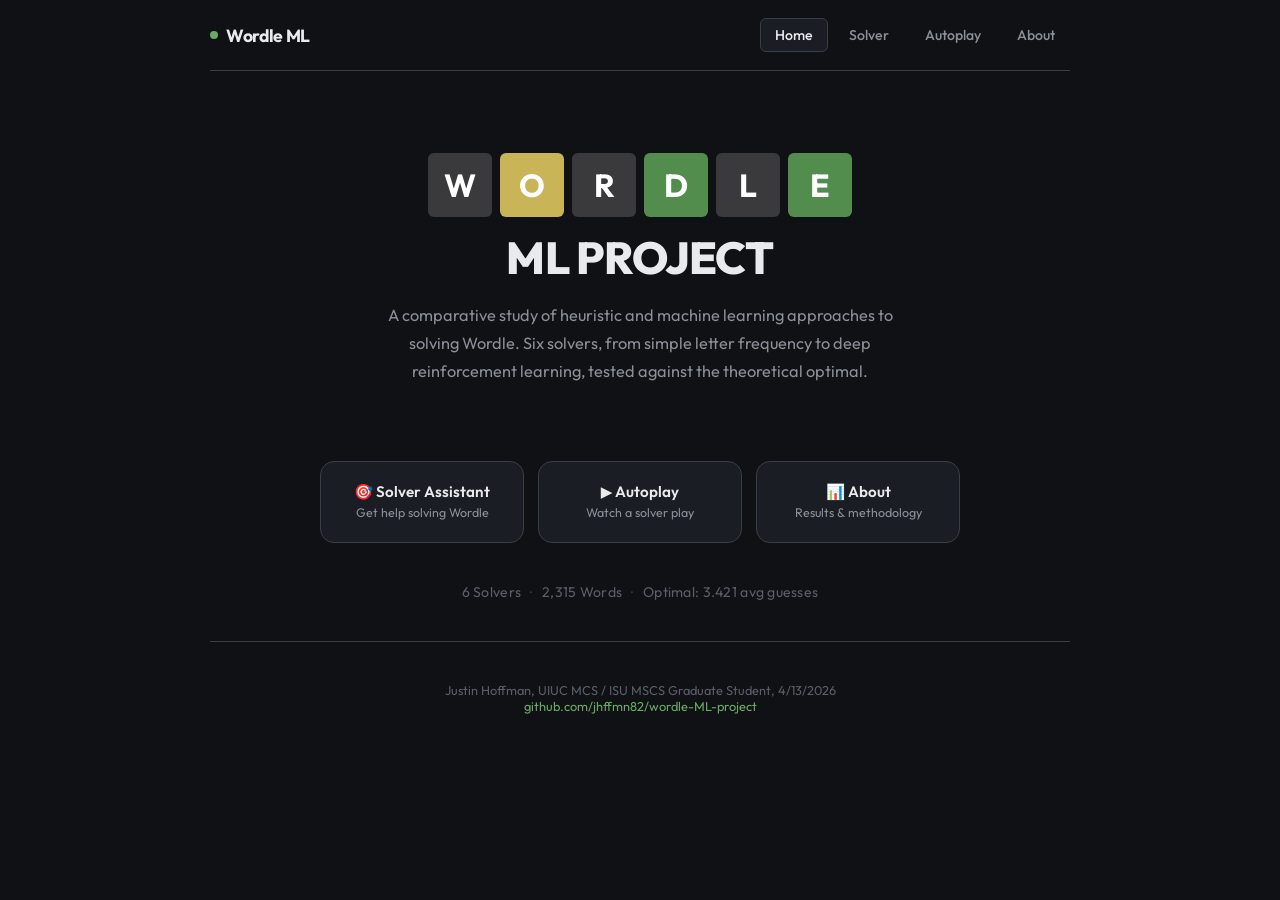
<file: web/templates/index.html>
<!DOCTYPE html>
<html lang="en">
<head>
<meta charset="UTF-8">
<meta name="viewport" content="width=device-width, initial-scale=1.0">
<title>Wordle ML — Heuristic vs. Machine Learning Solvers</title>
<link rel="preconnect" href="https://fonts.googleapis.com">
<link href="https://fonts.googleapis.com/css2?family=DM+Mono:wght@400;500&family=Outfit:wght@300;400;500;600;700&display=swap" rel="stylesheet">
<style>
/* ================================================================
   DESIGN TOKENS
   ================================================================ */
:root {
  --bg:         #0f1114;
  --bg-card:    #1a1d23;
  --bg-tile:    #2a2d35;
  --bg-hover:   #32363f;
  --border:     #3a3e48;
  --text:       #e8eaed;
  --text-dim:   #8b8f98;
  --text-muted: #5a5e68;
  --accent:     #6aaa64;
  --yellow:     #c9b458;
  --gray-tile:  #3a3a3c;
  --green:      #538d4e;
  --green-glow: rgba(106, 170, 100, 0.15);
  --yellow-glow:rgba(201, 180, 88, 0.12);
  --font-body:  'Outfit', system-ui, sans-serif;
  --font-mono:  'DM Mono', 'Menlo', monospace;
  --radius:     8px;
  --radius-lg:  14px;
  --shadow:     0 4px 24px rgba(0,0,0,0.3);
}

/* ================================================================
   RESET + BASE
   ================================================================ */
*, *::before, *::after { box-sizing: border-box; margin: 0; padding: 0; }

body {
  font-family: var(--font-body);
  background: var(--bg);
  color: var(--text);
  min-height: 100vh;
  -webkit-font-smoothing: antialiased;
}

a { color: var(--accent); text-decoration: none; }
a:hover { text-decoration: underline; }

/* ================================================================
   LAYOUT
   ================================================================ */
.app-shell { max-width: 900px; margin: 0 auto; padding: 0 20px; }

/* NAV */
.top-nav {
  display: flex;
  align-items: center;
  justify-content: space-between;
  padding: 18px 0;
  border-bottom: 1px solid var(--border);
  margin-bottom: 32px;
}
.top-nav .logo {
  font-weight: 700;
  font-size: 1.1rem;
  letter-spacing: -0.02em;
  cursor: pointer;
  display: flex;
  align-items: center;
  gap: 8px;
}
.top-nav .logo .dot {
  width: 8px; height: 8px;
  background: var(--accent);
  border-radius: 50%;
  display: inline-block;
}
.nav-links { display: flex; gap: 6px; }
.nav-links button {
  background: transparent;
  border: 1px solid transparent;
  color: var(--text-dim);
  font-family: var(--font-body);
  font-size: 0.88rem;
  font-weight: 500;
  padding: 7px 14px;
  border-radius: 6px;
  cursor: pointer;
  transition: all 0.2s;
}
.nav-links button:hover { color: var(--text); background: var(--bg-card); }
.nav-links button.active {
  color: var(--text);
  background: var(--bg-card);
  border-color: var(--border);
}

/* PAGES */
.page { display: none; animation: fadeIn 0.3s ease; }
.page.active { display: block; }
@keyframes fadeIn { from { opacity: 0; transform: translateY(8px); } to { opacity: 1; transform: translateY(0); } }

/* ================================================================
   HOME PAGE
   ================================================================ */
.hero {
  text-align: center;
  padding: 50px 0 32px;
}

/* Wordle tile header */
.hero-tiles {
  display: flex;
  justify-content: center;
  gap: 8px;
  margin-bottom: 16px;
}
.hero-tile {
  width: 64px;
  height: 64px;
  display: flex;
  align-items: center;
  justify-content: center;
  font-family: var(--font-body);
  font-size: 2rem;
  font-weight: 700;
  color: #fff;
  border-radius: 6px;
  text-transform: uppercase;
}
.hero-tile.ht-gray   { background: var(--gray-tile); }
.hero-tile.ht-yellow { background: var(--yellow); }
.hero-tile.ht-green  { background: var(--green); }

.hero h1 {
  font-size: 2.8rem;
  font-weight: 800;
  letter-spacing: -0.02em;
  line-height: 1.1;
  margin-bottom: 20px;
  text-transform: uppercase;
}
.hero .subtitle {
  font-size: 1.02rem;
  color: var(--text-dim);
  max-width: 540px;
  margin: 0 auto;
  line-height: 1.7;
}

.home-cards {
  display: grid;
  grid-template-columns: repeat(3, 1fr);
  gap: 14px;
  margin-top: 44px;
  max-width: 640px;
  margin-left: auto;
  margin-right: auto;
}
.home-card {
  background: var(--bg-card);
  border: 1px solid var(--border);
  border-radius: var(--radius-lg);
  padding: 20px 16px;
  cursor: pointer;
  transition: all 0.25s;
  text-align: center;
}
.home-card:hover {
  border-color: var(--accent);
  box-shadow: 0 0 0 1px var(--accent), var(--shadow);
  transform: translateY(-2px);
}
.home-card h3 {
  font-size: 0.95rem;
  font-weight: 600;
  margin-bottom: 3px;
  display: flex;
  align-items: center;
  justify-content: center;
  gap: 6px;
}
.home-card p {
  font-size: 0.78rem;
  color: var(--text-dim);
  line-height: 1.4;
}

.hero-stats {
  margin-top: 40px;
  font-size: 0.88rem;
  color: var(--text-muted);
  letter-spacing: 0.02em;
}
.hero-stats span {
  margin: 0 6px;
  color: var(--border);
}

/* ================================================================
   WORDLE GRID (shared between Solver + Autoplay)
   ================================================================ */
.grid-container {
  display: flex;
  flex-direction: column;
  align-items: center;
  gap: 6px;
  margin: 24px 0;
}
.grid-row {
  display: flex;
  gap: 6px;
}
.grid-tile {
  width: 58px;
  height: 58px;
  display: flex;
  align-items: center;
  justify-content: center;
  font-family: var(--font-body);
  font-size: 1.6rem;
  font-weight: 700;
  text-transform: uppercase;
  border-radius: 4px;
  border: 2px solid var(--border);
  background: transparent;
  color: var(--text);
  transition: transform 0.15s, background 0.2s, border-color 0.2s;
  user-select: none;
}
.grid-tile.filled {
  border-color: var(--text-muted);
}
.grid-tile.clickable {
  cursor: pointer;
}
.grid-tile.clickable:hover {
  transform: scale(1.06);
}

/* Feedback colors */
.grid-tile.green  { background: var(--green);     border-color: var(--green);     }
.grid-tile.yellow { background: var(--yellow);     border-color: var(--yellow);    }
.grid-tile.gray   { background: var(--gray-tile);  border-color: var(--gray-tile); }

/* Reveal animation */
.grid-tile.reveal {
  animation: tileReveal 0.4s ease forwards;
}
@keyframes tileReveal {
  0%   { transform: scaleY(1); }
  50%  { transform: scaleY(0); }
  100% { transform: scaleY(1); }
}

/* Pop animation for typing */
.grid-tile.pop {
  animation: tilePop 0.1s ease;
}
@keyframes tilePop {
  50% { transform: scale(1.12); }
}

/* ================================================================
   SOLVER ASSISTANT PAGE
   ================================================================ */
.solver-page { max-width: 660px; margin: 0 auto; }

.solver-controls {
  display: flex;
  flex-wrap: wrap;
  gap: 10px;
  align-items: center;
  justify-content: center;
  margin-bottom: 20px;
}

.solver-select, .word-input {
  font-family: var(--font-body);
  font-size: 0.9rem;
  padding: 10px 14px;
  background: var(--bg-card);
  border: 1px solid var(--border);
  border-radius: var(--radius);
  color: var(--text);
  outline: none;
}
.solver-select:focus, .word-input:focus {
  border-color: var(--accent);
}
.word-input {
  width: 130px;
  text-transform: uppercase;
  font-family: var(--font-mono);
  font-weight: 500;
  letter-spacing: 0.15em;
}

.btn {
  font-family: var(--font-body);
  font-size: 0.88rem;
  font-weight: 600;
  padding: 10px 20px;
  border: none;
  border-radius: var(--radius);
  cursor: pointer;
  transition: all 0.2s;
}
.btn-primary {
  background: var(--accent);
  color: #fff;
}
.btn-primary:hover { background: #7aba75; }
.btn-primary:disabled {
  opacity: 0.4;
  cursor: not-allowed;
}
.btn-secondary {
  background: var(--bg-card);
  color: var(--text-dim);
  border: 1px solid var(--border);
}
.btn-secondary:hover {
  color: var(--text);
  border-color: var(--text-muted);
}

.solver-hint {
  text-align: center;
  margin-top: 16px;
  padding: 14px 20px;
  background: var(--bg-card);
  border: 1px solid var(--border);
  border-radius: var(--radius);
  font-size: 0.92rem;
}
.solver-hint .label {
  color: var(--text-muted);
  font-size: 0.78rem;
  text-transform: uppercase;
  letter-spacing: 0.08em;
  margin-bottom: 4px;
}
.solver-hint .guess-word {
  font-family: var(--font-mono);
  font-size: 1.4rem;
  font-weight: 500;
  color: var(--accent);
  letter-spacing: 0.2em;
}

.instructions {
  text-align: center;
  color: var(--text-muted);
  font-size: 0.82rem;
  line-height: 1.6;
  margin-top: 20px;
}

.error-msg {
  text-align: center;
  color: #e55;
  font-size: 0.88rem;
  margin-top: 10px;
}

/* ================================================================
   AUTOPLAY PAGE
   ================================================================ */
.autoplay-page { max-width: 660px; margin: 0 auto; }

.autoplay-controls {
  display: flex;
  flex-wrap: wrap;
  gap: 10px;
  align-items: center;
  justify-content: center;
  margin-bottom: 8px;
}

.autoplay-result {
  text-align: center;
  margin-top: 16px;
  font-size: 0.95rem;
}
.autoplay-result .win { color: var(--accent); font-weight: 600; }
.autoplay-result .lose { color: #e55; font-weight: 600; }
.autoplay-result .stats {
  font-family: var(--font-mono);
  color: var(--text-dim);
  font-size: 0.82rem;
  margin-top: 4px;
}

/* ================================================================
   ABOUT PAGE
   ================================================================ */
.about-page { max-width: 780px; margin: 0 auto; padding-bottom: 60px; }

.about-page h2 {
  font-size: 1.5rem;
  font-weight: 700;
  margin: 32px 0 12px;
  letter-spacing: -0.02em;
}
.about-page h2:first-child { margin-top: 0; }

.about-page p {
  color: var(--text-dim);
  line-height: 1.7;
  margin-bottom: 14px;
  font-size: 0.95rem;
}

/* Performance table */
.perf-table {
  width: 100%;
  border-collapse: collapse;
  margin: 20px 0 32px;
  font-size: 0.88rem;
}
.perf-table th {
  text-align: left;
  padding: 10px 14px;
  border-bottom: 2px solid var(--border);
  color: var(--text-muted);
  font-weight: 500;
  font-size: 0.78rem;
  text-transform: uppercase;
  letter-spacing: 0.06em;
}
.perf-table td {
  padding: 10px 14px;
  border-bottom: 1px solid var(--border);
  color: var(--text);
}
.perf-table tr:hover td {
  background: var(--bg-card);
}
.perf-table .num {
  font-family: var(--font-mono);
  font-size: 0.85rem;
}
.perf-table .best {
  color: var(--accent);
  font-weight: 600;
}
.tag {
  display: inline-block;
  font-size: 0.72rem;
  font-weight: 500;
  padding: 2px 8px;
  border-radius: 4px;
  background: var(--bg-tile);
  color: var(--text-dim);
}
.tag.heuristic { background: rgba(106,170,100,0.15); color: var(--accent); }
.tag.rl { background: var(--yellow-glow); color: var(--yellow); }
.tag.deep { background: rgba(200,80,80,0.15); color: #e07070; }

/* Chart area */
.chart-container {
  background: var(--bg-card);
  border: 1px solid var(--border);
  border-radius: var(--radius-lg);
  padding: 24px;
  margin: 20px 0;
}
.bar-chart {
  display: flex;
  flex-direction: column;
  gap: 12px;
}
.bar-row {
  display: flex;
  align-items: center;
  gap: 12px;
}
.bar-label {
  width: 160px;
  font-size: 0.82rem;
  color: var(--text-dim);
  text-align: right;
  flex-shrink: 0;
}
.bar-track {
  flex: 1;
  height: 28px;
  background: var(--bg-tile);
  border-radius: 4px;
  overflow: hidden;
  position: relative;
}
.bar-fill {
  height: 100%;
  border-radius: 4px;
  transition: width 0.8s cubic-bezier(0.22, 1, 0.36, 1);
  display: flex;
  align-items: center;
  padding-left: 10px;
  font-family: var(--font-mono);
  font-size: 0.78rem;
  font-weight: 500;
  color: #fff;
}
.bar-fill.green-bar { background: var(--green); }
.bar-fill.yellow-bar { background: var(--yellow); color: #1a1d23; }
.bar-fill.red-bar { background: #c0504d; }
.bar-fill.blue-bar { background: #5a8abf; }

/* References */
.ref-list {
  list-style: none;
  font-size: 0.85rem;
  color: var(--text-dim);
  line-height: 1.7;
}
.ref-list li {
  padding: 4px 0;
  padding-left: 18px;
  position: relative;
}
.ref-list li::before {
  content: attr(data-num);
  position: absolute;
  left: 0;
  color: var(--text-muted);
  font-family: var(--font-mono);
  font-size: 0.78rem;
}

/* footer */
.footer {
  text-align: center;
  padding: 40px 0;
  color: var(--text-muted);
  font-size: 0.8rem;
  border-top: 1px solid var(--border);
  margin-top: 40px;
}

/* ================================================================
   RESPONSIVE
   ================================================================ */
@media (max-width: 600px) {
  .hero h1 { font-size: 1.8rem; }
  .hero-tile { width: 48px; height: 48px; font-size: 1.5rem; }
  .home-cards { grid-template-columns: 1fr; max-width: 300px; }
  .grid-tile { width: 48px; height: 48px; font-size: 1.3rem; }
  .bar-label { width: 100px; font-size: 0.75rem; }
  .nav-links button { padding: 6px 10px; font-size: 0.8rem; }
  .perf-table { font-size: 0.78rem; }
  .perf-table th, .perf-table td { padding: 8px 8px; }
}
</style>
</head>
<body>
<div class="app-shell">

  <!-- ============================================================
       TOP NAV
       ============================================================ -->
  <nav class="top-nav">
    <div class="logo" onclick="navigate('home')">
      <span class="dot"></span> Wordle ML
    </div>
    <div class="nav-links">
      <button onclick="navigate('home')" data-page="home">Home</button>
      <button onclick="navigate('solver')" data-page="solver">Solver</button>
      <button onclick="navigate('autoplay')" data-page="autoplay">Autoplay</button>
      <button onclick="navigate('about')" data-page="about">About</button>
    </div>
  </nav>

  <!-- ============================================================
       HOME
       ============================================================ -->
  <div id="page-home" class="page active">
    <div class="hero">
      <div class="hero-tiles">
        <div class="hero-tile ht-gray">W</div>
        <div class="hero-tile ht-yellow">O</div>
        <div class="hero-tile ht-gray">R</div>
        <div class="hero-tile ht-green">D</div>
        <div class="hero-tile ht-gray">L</div>
        <div class="hero-tile ht-green">E</div>
      </div>
      <h1>ML Project</h1>
      <p class="subtitle">
        A comparative study of heuristic and machine learning approaches to solving
        Wordle. Six solvers, from simple letter frequency to deep reinforcement
        learning, tested against the theoretical optimal.
      </p>
    </div>
    <div class="home-cards">
      <div class="home-card" onclick="navigate('solver')">
        <h3>🎯 Solver Assistant</h3>
        <p>Get help solving Wordle</p>
      </div>
      <div class="home-card" onclick="navigate('autoplay')">
        <h3>▶️ Autoplay</h3>
        <p>Watch a solver play</p>
      </div>
      <div class="home-card" onclick="navigate('about')">
        <h3>📊 About</h3>
        <p>Results &amp; methodology</p>
      </div>
    </div>
    <div class="hero-stats" style="text-align: center;">
      6 Solvers <span>·</span> 2,315 Words <span>·</span> Optimal: 3.421 avg guesses
    </div>
  </div>
  <!-- ============================================================
       SOLVER ASSISTANT
       ============================================================ -->
  <div id="page-solver" class="page">
    <div class="solver-page">
      <div class="solver-controls">
        <select id="solver-select" class="solver-select">
          <option value="frequency">Frequency Heuristic</option>
          <option value="infogain">Info Gain (Minimax)</option>
          <option value="tabular_q">Tabular Q-Learning</option>
          <option value="rollout" selected>Rollout (POMDP)</option>
          <option value="dqn_v1">DQN v1 (Pure)</option>
          <option value="dqn_v2">DQN v2 (Reward Shaped)</option>
        </select>
        <input type="text" id="solver-word-input" class="word-input" maxlength="5" placeholder="WORD" autocomplete="off" spellcheck="false">
        <button class="btn btn-primary" onclick="solverSubmitWord()" id="solver-submit-btn">Enter</button>
        <button class="btn btn-primary" onclick="solverGetSuggestion()" id="solver-suggest-btn">Suggest Guess</button>
        <button class="btn btn-secondary" onclick="solverReset()">Reset</button>
      </div>

      <div class="grid-container" id="solver-grid"></div>

      <div class="solver-hint" id="solver-hint" style="display:none;">
        <div class="label">Suggested next guess</div>
        <div class="guess-word" id="solver-suggestion">—</div>
      </div>

      <div class="error-msg" id="solver-error"></div>

      <div class="instructions">
        <strong>How to use:</strong> Type a 5-letter word and press Enter to fill the next row.
        Then <strong>click each tile</strong> to set its color (gray → yellow → green) to match your Wordle feedback.
        Click <strong>Suggest Guess</strong> to ask the solver what to play next.
      </div>
    </div>
  </div>

  <!-- ============================================================
       AUTOPLAY
       ============================================================ -->
  <div id="page-autoplay" class="page">
    <div class="autoplay-page">
      <div class="autoplay-controls">
        <select id="autoplay-solver" class="solver-select">
          <option value="frequency">Frequency Heuristic</option>
          <option value="infogain">Info Gain (Minimax)</option>
          <option value="tabular_q">Tabular Q-Learning</option>
          <option value="rollout" selected>Rollout (POMDP)</option>
          <option value="dqn_v1">DQN v1 (Pure)</option>
          <option value="dqn_v2">DQN v2 (Reward Shaped)</option>
        </select>
        <input type="text" id="autoplay-target" class="word-input" maxlength="5" placeholder="TARGET" autocomplete="off" spellcheck="false">
        <button class="btn btn-primary" onclick="autoplayRun()" id="autoplay-go-btn">Play</button>
        <button class="btn btn-secondary" onclick="autoplayRandom()">Random</button>
        <button class="btn btn-secondary" onclick="autoplayReset()">Reset</button>
      </div>

      <div class="grid-container" id="autoplay-grid"></div>

      <div class="autoplay-result" id="autoplay-result"></div>
      <div class="error-msg" id="autoplay-error"></div>
    </div>
  </div>

  <!-- ============================================================
       ABOUT
       ============================================================ -->
  <div id="page-about" class="page">
    <div class="about-page">
      <h2>Author</h2>
      <p>
        <strong>Justin Hoffman</strong>, UIUC MCS / ISU MSCS Graduate Student.
        This project was developed for IT 448 (Graduate Machine Learning) at Illinois State University, Spring 2026.
      </p>

      <h2>Inspiration</h2>
      <p>
        In 2022, I built a Python-based Wordle solver ("Wordmaster Master") in response to a challenge
        from a coworker. That original solver used simple frequency analysis, scoring candidate words
        by how commonly their letters appeared, and was wrapped in a tkinter GUI. I wrote it before
        I had any formal introduction to information gain or decision trees, which made it a natural
        baseline when I later revisited the problem with machine learning.
      </p>
      <p>
        I was also heavily inspired by
        <a href="https://andrewkho.github.io/wordle-solver/" target="_blank">Andrew Ho's <em>"Wordle Solving with Deep Reinforcement Learning"</em></a>,
        which frames Wordle as an RL problem and describes the practical design choices needed to make
        DQN training feasible, including the 130-dim output dot-producted with one-hot word encodings,
        staged warm-start training, and the 417-dim state representation.
        My DQN implementation borrows this architecture directly. Ho reported ~98% win rate with
        ~4.1 average guesses on a larger ~13K word vocabulary.
      </p>

      <h2>Project Overview</h2>
      <p>
        This project compares six algorithmic strategies for solving Wordle, spanning simple heuristics,
        reinforcement learning, and deep RL, against the known optimal solution
        (Bertsimas &amp; Paskov, 2024: 3.421 avg guesses, 100% win rate). All solvers are evaluated against
        the official Wordle answer list of 2,315 words.
      </p>

      <h2>The Solvers</h2>
      <p>
        <strong>1. Frequency Heuristic</strong> <span class="tag heuristic">Heuristic</span><br>
        My original 2022 solver, adapted from the tkinter GUI into a headless evaluator. For each
        candidate word, it computes a score based on letter frequency (how many remaining words contain
        each letter) weighted 3&times; for positional frequency (how often each letter appears at that specific
        position). When more than two words remain, it also considers "exploration" words from the full
        vocabulary that maximize information even if they can't be the answer.
      </p>
      <p>
        <strong>2. Information Gain (Minimax)</strong> <span class="tag heuristic">Heuristic</span><br>
        For each candidate guess, simulates the feedback it would produce against every remaining word.
        Groups words by feedback pattern, words producing identical colored tiles form a partition.
        Picks the guess that minimizes the worst-case (largest) partition. The opening guess is computed
        once and cached since the starting state is always the same.
      </p>
      <p>
        <strong>3. DQN v1 (Pure)</strong> <span class="tag deep">Deep RL</span><br>
        A Deep Q-Network following
        <a href="https://andrewkho.github.io/wordle-solver/" target="_blank">Ho (2022)</a>:
        417-dim state &rarr; 512 &rarr; 512 &rarr; 130-dim output,
        dot-producted with one-hot word encodings (2,315 &times; 130) to score all words. Trained for 18,000
        episodes with a 4-tier curated exploration curriculum (25 &rarr; 85 &rarr; 1,176 &rarr; 2,315 words).
        Epsilon decays to 0 in the final phase, revealing the model's true learned performance.
        The result: training collapses due to distribution shift, the model's poor guesses generate
        bad replay data which further degrades training. Honest evaluation: 67.2% win rate.
      </p>
      <p>
        <strong>4. DQN v2 (Teacher-Guided)</strong> <span class="tag deep">Deep RL</span><br>
        Same architecture as v1, but trained with the rollout solver as a live teacher using Double DQN.
        Exploration follows the teacher's optimal move with a +20 reward bonus for imitation. Epsilon
        decays from 0.9 to 0.4, always maintaining &ge;40% teacher guidance. The result: <strong>97.7% win
        rate with 3.678 avg guesses</strong>, surpassing Ho's reported ~4.1 avg guesses by approximately
        0.4 guesses per game. The key insight: learning from a near-optimal teacher is far more
        effective than learning from random exploration.
      </p>
      <p>
        <strong>5. Tabular Q-Learning</strong> <span class="tag rl">RL</span><br>
        Following Anderson &amp; Meyer (2022), this solver doesn't pick words directly, it learns which
        of 5 heuristic <em>strategies</em> to apply at each game state. State = (# greens, # yellows) from
        the last guess; action = choice of strategy (random, curated list, frequency, smart filter,
        exclude-only). Only ~19 reachable states make a full Q-table feasible. Trained for 10,000 episodes.
      </p>
      <p>
        <strong>6. Rollout (POMDP)</strong> <span class="tag rl">RL / Planning</span><br>
        Following Bhambri, Bhattacharjee &amp; Bertsekas (2022), this solver applies one-step lookahead
        policy improvement. For the top 10 candidates (scored by frequency or minimax), it simulates
        the complete game forward for every remaining word using the frequency solver as base heuristic,
        then picks the candidate with the lowest average total guesses. The game tree has only a
        few hundred unique reachable states, once the cache is built, evaluation is instant.
      </p>

      <h2>Performance Comparison</h2>
      <table class="perf-table">
        <thead>
          <tr>
            <th>Solver</th>
            <th>Type</th>
            <th>Win Rate</th>
            <th>Avg Guesses</th>
            <th>Speed</th>
          </tr>
        </thead>
        <tbody>
          <tr>
            <td>Optimal (Bertsimas 2024)</td>
            <td><span class="tag">Benchmark</span></td>
            <td class="num best">100.0%</td>
            <td class="num best">3.421</td>
            <td class="num"> </td>
          </tr>
          <tr>
            <td>Rollout (POMDP)</td>
            <td><span class="tag rl">RL / Planning</span></td>
            <td class="num best">100.0%</td>
            <td class="num">3.477</td>
            <td class="num">182.7 it/s</td>
          </tr>
          <tr>
            <td>Frequency Heuristic</td>
            <td><span class="tag heuristic">Heuristic</span></td>
            <td class="num best">100.0%</td>
            <td class="num">3.575</td>
            <td class="num">19.5 it/s</td>
          </tr>
          <tr>
            <td>Info Gain (Minimax)</td>
            <td><span class="tag heuristic">Heuristic</span></td>
            <td class="num best">100.0%</td>
            <td class="num">3.644</td>
            <td class="num">2.6 it/s</td>
          </tr>
          <tr>
            <td>Tabular Q-Learning</td>
            <td><span class="tag rl">RL</span></td>
            <td class="num">99.0%</td>
            <td class="num">3.651</td>
            <td class="num">70.5 it/s</td>
          </tr>
          <tr>
            <td>DQN v2 (Teacher-Guided)</td>
            <td><span class="tag deep">Deep RL</span></td>
            <td class="num">97.7%</td>
            <td class="num">3.678</td>
            <td class="num">135.6 it/s</td>
          </tr>
          <tr>
            <td>DQN v1 (Pure)</td>
            <td><span class="tag deep">Deep RL</span></td>
            <td class="num">67.2%</td>
            <td class="num">4.582</td>
            <td class="num">114.4 it/s</td>
          </tr>
          <tr style="opacity: 0.6; font-style: italic;">
            <td>Ho (2022) reported</td>
            <td><span class="tag deep">Deep RL</span></td>
            <td class="num">~98%</td>
            <td class="num">~4.1</td>
            <td class="num">—</td>
          </tr>
        </tbody>
      </table>

      <h2>Average Guesses</h2>
      <div class="chart-container">
        <div class="bar-chart" id="guesses-chart"></div>
      </div>

      <h2>Win Rate</h2>
      <div class="chart-container">
        <div class="bar-chart" id="winrate-chart"></div>
      </div>

      <h2>Why DQN v1 Fails, and How v2 Recovers</h2>
      <p>
        Pure DQN cannot learn Wordle through trial and error. As epsilon decays, the model's poor guesses generate
        bad replay data, which further degrades training, a distribution shift death spiral. DQN v1's honest
        evaluation: just 67.2% win rate, far worse than randomly picking from remaining valid words.
      </p>
      <p>
        DQN v2 fixes this by replacing random exploration with teacher-guided exploration from the rollout solver.
        Combined with Double DQN for training stability and a +20 reward bonus for matching the teacher's moves,
        v2 achieves 97.7% win rate with 3.678 avg guesses, surpassing Ho's reported ~4.1 average by ~0.4 guesses
        per game. However, note that Ho evaluated on ~13K words while we use the 2,315-word official answer list,
        giving our DQN a smaller and more tractable action space.
      </p>

      <h2>Key Findings</h2>
      <p>
        <strong>Simple heuristics remain remarkably competitive.</strong> My original 2022 frequency
        solver, written before I knew what information gain was, achieved 100% win rate at 3.575
        avg guesses, beating every ML approach. The prediction from my project proposal held:
        <em>"I predict any learned approach will not outperform my heuristic approaches."</em>
      </p>
      <p>
        <strong>Problem structure matters more than model complexity.</strong> The rollout solver (a
        cached lookup table) achieved the best non-optimal performance at 3.477 avg guesses. Understanding
        that Wordle's game tree has only a few hundred unique reachable states makes it trivially solvable
        by dynamic programming, but this structural insight is invisible to a neural network trying to
        learn from scratch.
      </p>

      <h2>Architecture Details</h2>
      <p>
        <strong>DQN:</strong> 417-dim state &rarr; 512 &rarr; 512 &rarr; 130-dim output. Output dot-producted with
        one-hot word encodings (2,315 &times; 130) to score each word. Architecture follows
        <a href="https://andrewkho.github.io/wordle-solver/" target="_blank">Ho (2022)</a>.
      </p>
      <p>
        <strong>Rollout solver:</strong> Memoized POMDP rollout with disk cache.
        Key = tuple of (guess, feedback) pairs.
      </p>
      <p>
        <strong>Frequency heuristic:</strong> Scores candidates by letter frequency + 3&times; positional frequency.
        Simple but effective at 100% win rate.
      </p>

      <h2>References</h2>
      <ul class="ref-list">
        <li data-num="1.">Anderson, B.J. &amp; Meyer, J.G. (2022). Finding the optimal human strategy for Wordle. arXiv:2202.00557.</li>
        <li data-num="2.">Bertsimas, D. &amp; Paskov, A. (2024). An Exact and Interpretable Solution to Wordle. <em>Operations Research</em>, 72(6), 2319–2332.</li>
        <li data-num="3.">Bhambri, S., Bhattacharjee, A. &amp; Bertsekas, D.P. (2022). RL Methods for Wordle: A POMDP/Adaptive Control Approach. arXiv:2211.10298.</li>
        <li data-num="4.">Ho, A. (2022). <a href="https://andrewkho.github.io/wordle-solver/" target="_blank">Solving Wordle with Reinforcement Learning.</a></li>
        <li data-num="5.">Liu, C.-L. (2022). Using Wordle for Learning to Design and Compare Strategies. IEEE Conference on Games (CoG).</li>
        <li data-num="6.">Lokshtanov, D. &amp; Subercaseaux, B. (2022). Wordle is NP-Hard. arXiv:2203.16713.</li>
        <li data-num="7.">Mnih, V. et al. (2015). Human-level control through deep reinforcement learning. <em>Nature</em>, 518, 529–533.</li>
      </ul>
    </div>
  </div>

  <div class="footer">
    Justin Hoffman, UIUC MCS / ISU MSCS Graduate Student, 4/13/2026<br>
    <a href="https://github.com/jhffmn82/wordle-ML-project" target="_blank">github.com/jhffmn82/wordle-ML-project</a>
  </div>
</div>
<!-- ================================================================
     JAVASCRIPT
     ================================================================ -->
<script>
// =====================================================================
// NAVIGATION
// =====================================================================
function navigate(page) {
  document.querySelectorAll('.page').forEach(p => p.classList.remove('active'));
  document.querySelectorAll('.nav-links button').forEach(b => b.classList.remove('active'));
  document.getElementById('page-' + page).classList.add('active');
  const navBtn = document.querySelector(`[data-page="${page}"]`);
  if (navBtn) navBtn.classList.add('active');
  window.location.hash = page;
}

// Restore from hash
window.addEventListener('DOMContentLoaded', () => {
  const hash = window.location.hash.replace('#', '') || 'home';
  navigate(hash);
  buildSolverGrid();
  buildAutoplayGrid();
  buildCharts();
});

// =====================================================================
// SOLVER ASSISTANT
// =====================================================================
const SOLVER_STATE = {
  currentRow: 0,
  history: [],  // [{guess, feedback}]
  grid: [],     // 6 rows x 5 cols of {letter, color}
};

function buildSolverGrid() {
  const container = document.getElementById('solver-grid');
  container.innerHTML = '';
  SOLVER_STATE.grid = [];
  for (let r = 0; r < 6; r++) {
    const row = [];
    const rowDiv = document.createElement('div');
    rowDiv.className = 'grid-row';
    for (let c = 0; c < 5; c++) {
      const tile = document.createElement('div');
      tile.className = 'grid-tile';
      tile.dataset.row = r;
      tile.dataset.col = c;
      tile.addEventListener('click', () => solverTileClick(r, c));
      rowDiv.appendChild(tile);
      row.push({ letter: '', color: 'empty' });
    }
    container.appendChild(rowDiv);
    SOLVER_STATE.grid.push(row);
  }
}

function solverTileClick(r, c) {
  // Only allow clicking on filled, committed rows (not current row)
  if (r >= SOLVER_STATE.currentRow) return;
  const cell = SOLVER_STATE.grid[r][c];
  // Cycle: gray → yellow → green
  const cycle = { gray: 'yellow', yellow: 'green', green: 'gray' };
  cell.color = cycle[cell.color] || 'gray';
  // Update history
  SOLVER_STATE.history[r].feedback = SOLVER_STATE.grid[r].map(c => {
    return c.color === 'green' ? 'g' : c.color === 'yellow' ? 'y' : 'x';
  }).join('');
  renderSolverGrid();
}

function renderSolverGrid() {
  const container = document.getElementById('solver-grid');
  const rows = container.querySelectorAll('.grid-row');
  for (let r = 0; r < 6; r++) {
    const tiles = rows[r].querySelectorAll('.grid-tile');
    for (let c = 0; c < 5; c++) {
      const cell = SOLVER_STATE.grid[r][c];
      const tile = tiles[c];
      tile.textContent = cell.letter;
      tile.className = 'grid-tile';
      if (cell.letter) tile.classList.add('filled');
      if (cell.color !== 'empty') tile.classList.add(cell.color);
      if (r < SOLVER_STATE.currentRow) tile.classList.add('clickable');
    }
  }
}

function solverSubmitWord() {
  const input = document.getElementById('solver-word-input');
  const word = input.value.trim().toUpperCase();
  if (word.length !== 5) {
    showError('solver-error', 'Enter a 5-letter word.');
    return;
  }
  if (SOLVER_STATE.currentRow >= 6) {
    showError('solver-error', 'All 6 rows used. Reset to start over.');
    return;
  }

  const r = SOLVER_STATE.currentRow;
  for (let c = 0; c < 5; c++) {
    SOLVER_STATE.grid[r][c] = { letter: word[c], color: 'gray' };
  }
  SOLVER_STATE.history.push({ guess: word.toLowerCase(), feedback: 'xxxxx' });
  SOLVER_STATE.currentRow++;
  input.value = '';
  clearError('solver-error');
  renderSolverGrid();
}

async function solverGetSuggestion() {
  if (SOLVER_STATE.currentRow === 0) {
    // No history yet, ask for first guess
  }
  const solverId = document.getElementById('solver-select').value;
  const btn = document.getElementById('solver-suggest-btn');
  btn.disabled = true;
  btn.textContent = '...';

  try {
    const resp = await fetch('/api/suggest', {
      method: 'POST',
      headers: { 'Content-Type': 'application/json' },
      body: JSON.stringify({
        solver: solverId,
        history: SOLVER_STATE.history,
      }),
    });
    const data = await resp.json();
    if (data.error) {
      showError('solver-error', data.error);
    } else {
      clearError('solver-error');
      document.getElementById('solver-hint').style.display = 'block';
      document.getElementById('solver-suggestion').textContent = data.guess;
    }
  } catch (e) {
    showError('solver-error', 'Could not reach server. Are solvers deployed?');
  }
  btn.disabled = false;
  btn.textContent = 'Suggest Guess';
}

function solverReset() {
  SOLVER_STATE.currentRow = 0;
  SOLVER_STATE.history = [];
  buildSolverGrid();
  document.getElementById('solver-hint').style.display = 'none';
  clearError('solver-error');
}

// Keyboard support for solver word input
document.addEventListener('keydown', (e) => {
  if (!document.getElementById('page-solver').classList.contains('active')) return;
  if (e.key === 'Enter') {
    const input = document.getElementById('solver-word-input');
    if (document.activeElement === input || input.value.length > 0) {
      solverSubmitWord();
    }
  }
});

// =====================================================================
// AUTOPLAY
// =====================================================================
const AUTOPLAY_STATE = {
  grid: [],
  animating: false,
};

function buildAutoplayGrid() {
  const container = document.getElementById('autoplay-grid');
  container.innerHTML = '';
  AUTOPLAY_STATE.grid = [];
  for (let r = 0; r < 6; r++) {
    const row = [];
    const rowDiv = document.createElement('div');
    rowDiv.className = 'grid-row';
    for (let c = 0; c < 5; c++) {
      const tile = document.createElement('div');
      tile.className = 'grid-tile';
      rowDiv.appendChild(tile);
      row.push({ letter: '', color: 'empty' });
    }
    container.appendChild(rowDiv);
    AUTOPLAY_STATE.grid.push(row);
  }
}

async function autoplayRandom() {
  try {
    const resp = await fetch('/api/words/random');
    const data = await resp.json();
    if (data.word) {
      document.getElementById('autoplay-target').value = data.word;
    }
  } catch (e) {
    showError('autoplay-error', 'Could not reach server.');
  }
}

async function autoplayRun() {
  if (AUTOPLAY_STATE.animating) return;
  const target = document.getElementById('autoplay-target').value.trim().toUpperCase();
  const solverId = document.getElementById('autoplay-solver').value;

  if (target.length !== 5) {
    showError('autoplay-error', 'Enter a 5-letter target word.');
    return;
  }

  autoplayReset();
  clearError('autoplay-error');
  AUTOPLAY_STATE.animating = true;
  document.getElementById('autoplay-go-btn').disabled = true;

  try {
    const resp = await fetch('/api/autoplay', {
      method: 'POST',
      headers: { 'Content-Type': 'application/json' },
      body: JSON.stringify({ solver: solverId, target: target.toLowerCase() }),
    });
    const data = await resp.json();

    if (data.error) {
      showError('autoplay-error', data.error);
      AUTOPLAY_STATE.animating = false;
      document.getElementById('autoplay-go-btn').disabled = false;
      return;
    }

    // Animate turns
    for (let t = 0; t < data.turns.length; t++) {
      await animateAutoplayRow(t, data.turns[t]);
      await sleep(200);
    }

    // Show result
    const resultDiv = document.getElementById('autoplay-result');
    if (data.won) {
      resultDiv.innerHTML = `<span class="win">Solved in ${data.num_guesses} guess${data.num_guesses > 1 ? 'es' : ''}!</span>
        <div class="stats">Target: ${data.target} · Solver: ${data.solver}</div>`;
    } else {
      resultDiv.innerHTML = `<span class="lose">Failed to solve.</span>
        <div class="stats">Target: ${data.target} · Solver: ${data.solver}</div>`;
    }
  } catch (e) {
    showError('autoplay-error', 'Could not reach server. Are solvers deployed?');
  }

  AUTOPLAY_STATE.animating = false;
  document.getElementById('autoplay-go-btn').disabled = false;
}

async function animateAutoplayRow(rowIdx, turn) {
  const container = document.getElementById('autoplay-grid');
  const rowDiv = container.querySelectorAll('.grid-row')[rowIdx];
  const tiles = rowDiv.querySelectorAll('.grid-tile');
  const colorMap = { g: 'green', y: 'yellow', x: 'gray' };

  // Fill letters with pop
  for (let c = 0; c < 5; c++) {
    tiles[c].textContent = turn.guess[c];
    tiles[c].classList.add('filled', 'pop');
    await sleep(60);
  }
  await sleep(200);

  // Reveal colors one by one
  for (let c = 0; c < 5; c++) {
    tiles[c].classList.add('reveal');
    await sleep(200);
    tiles[c].classList.add(colorMap[turn.feedback[c]]);
  }
}

function autoplayReset() {
  buildAutoplayGrid();
  document.getElementById('autoplay-result').innerHTML = '';
  clearError('autoplay-error');
}


// =====================================================================
// ABOUT PAGE CHARTS
// =====================================================================
function buildCharts() {
  const solvers = [
    { name: 'Optimal (Bertsimas)',  avg: 3.421, win: 100.0, bar: 'green-bar' },
    { name: 'Rollout (POMDP)',      avg: 3.477, win: 100.0, bar: 'green-bar' },
    { name: 'Frequency Heuristic',  avg: 3.575, win: 100.0, bar: 'green-bar' },
    { name: 'Info Gain (Minimax)',   avg: 3.644, win: 100.0, bar: 'green-bar' },
    { name: 'Tabular Q-Learning',   avg: 3.651, win: 99.0,  bar: 'yellow-bar' },
    { name: 'DQN v2 (Teacher)',     avg: 3.678, win: 97.7,  bar: 'yellow-bar' },
    { name: 'DQN v1 (Pure)',        avg: 4.582, win: 67.2,  bar: 'red-bar' },
    { name: 'Ho (2022) reported',   avg: 4.1,   win: 98.0,  bar: 'blue-bar' },
  ];

  const guessChart = document.getElementById('guesses-chart');
  guessChart.innerHTML = '';
  for (const s of solvers) {
    const pct = ((s.avg - 3.0) / (5.0 - 3.0)) * 100;
    guessChart.innerHTML += `
      <div class="bar-row">
        <div class="bar-label">${s.name}</div>
        <div class="bar-track">
          <div class="bar-fill ${s.bar}" style="width: ${Math.min(pct, 100)}%">${s.avg}</div>
        </div>
      </div>`;
  }

  const winChart = document.getElementById('winrate-chart');
  winChart.innerHTML = '';
  for (const s of solvers) {
    winChart.innerHTML += `
      <div class="bar-row">
        <div class="bar-label">${s.name}</div>
        <div class="bar-track">
          <div class="bar-fill ${s.bar}" style="width: ${s.win}%">${s.win}%</div>
        </div>
      </div>`;
  }
}
// =====================================================================
// UTILITIES
// =====================================================================
function sleep(ms) { return new Promise(r => setTimeout(r, ms)); }

function showError(id, msg) {
  document.getElementById(id).textContent = msg;
}
function clearError(id) {
  document.getElementById(id).textContent = '';
}
</script>
</body>
</html>
</file>
